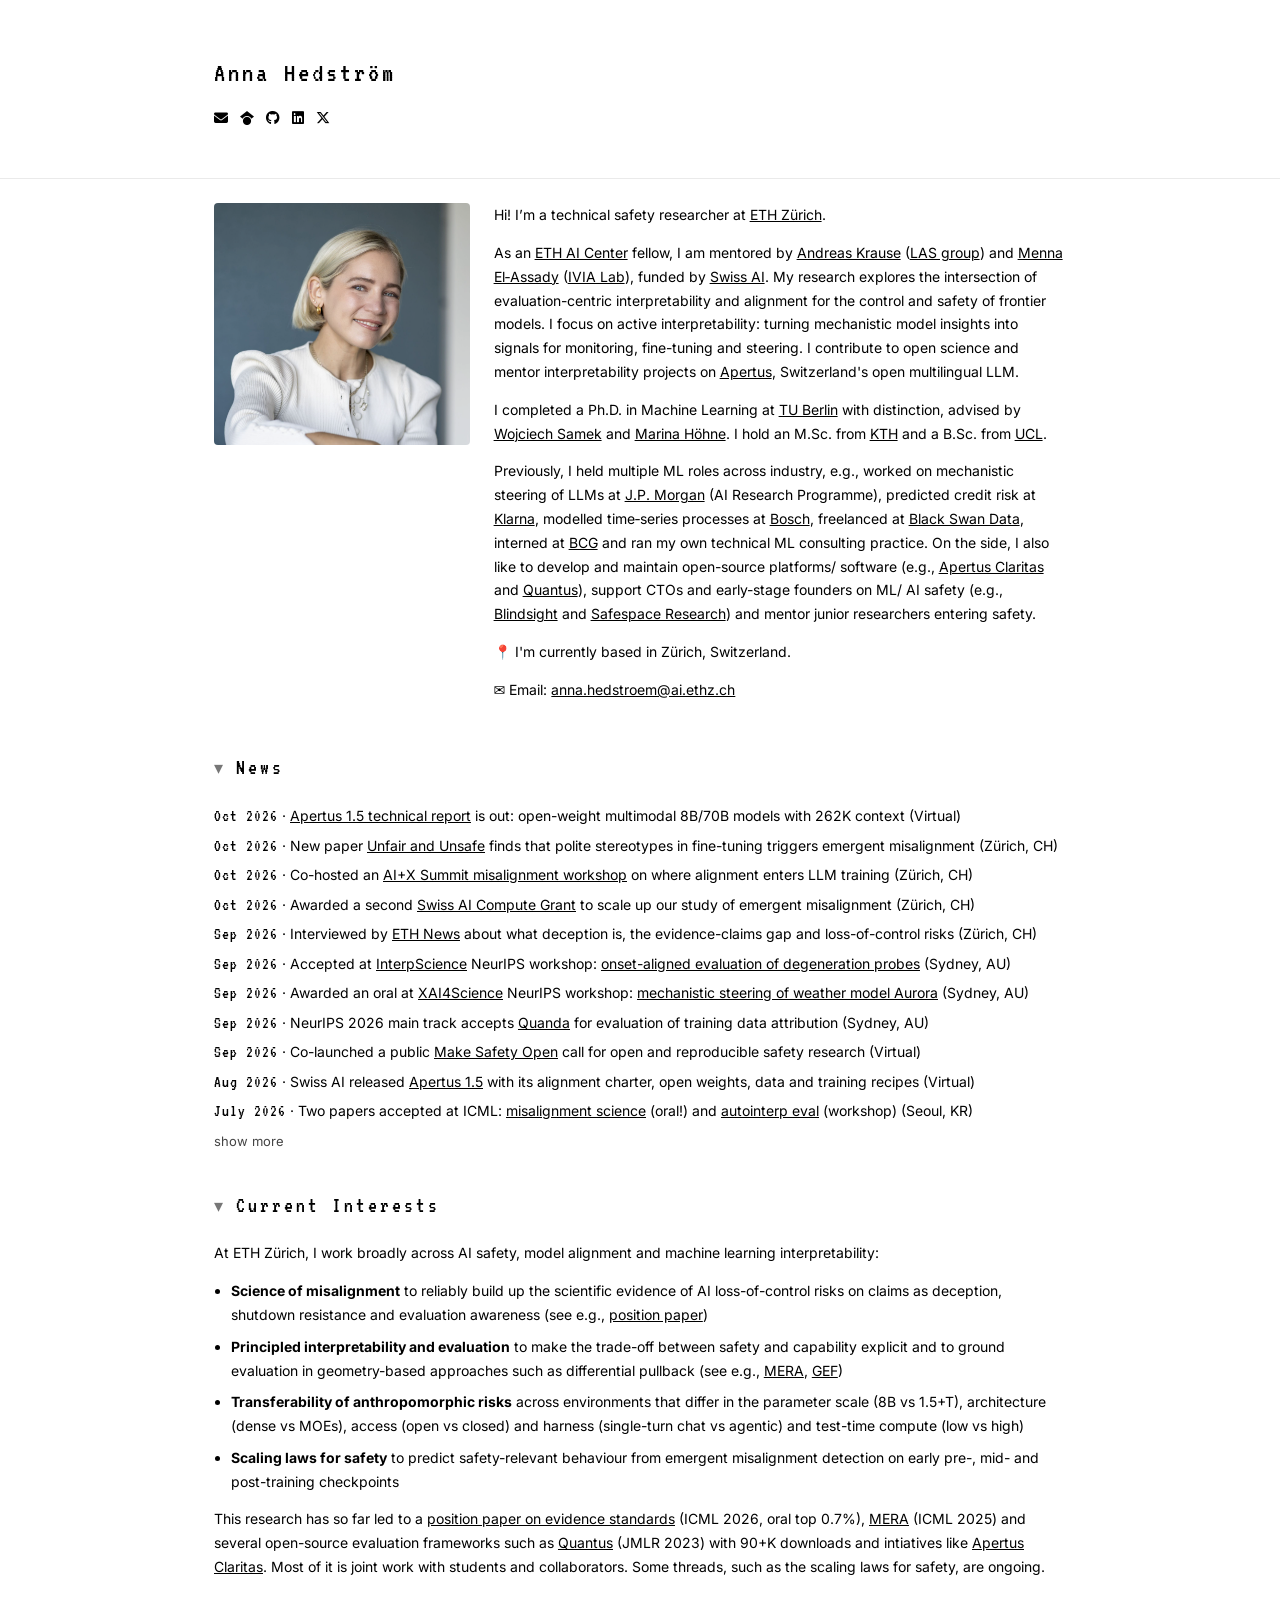
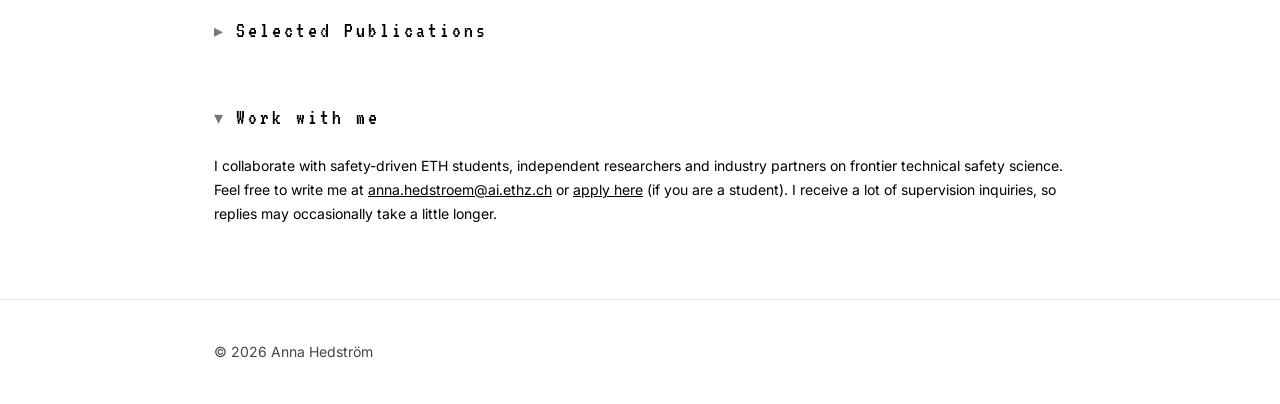
<file: index.html>
<!doctype html>
<html lang="en" class="no-js">
<head>
  <meta charset="utf-8" />
  <meta name="viewport" content="width=device-width, initial-scale=1" />
  <title>Anna Hedström</title>
  <meta name="description" content="Postdoctoral Fellow at the ETH AI Center. Research in interpretability, LLM alignment, and AI safety. Advising startups on applied AI." />
  <link rel="stylesheet" href="/assets/style.css?v=20260930-2" />
  <link rel="icon" href="/assets/favicon.png" />
  <link rel="stylesheet" href="https://cdnjs.cloudflare.com/ajax/libs/font-awesome/6.5.0/css/all.min.css">
  <link rel="preconnect" href="https://fonts.googleapis.com">
  <link rel="preconnect" href="https://fonts.gstatic.com" crossorigin>
  <link href="https://fonts.googleapis.com/css2?family=Caveat:wght@700&display=swap" rel="stylesheet">

</head>
<body class="custom-background">
<header class="site-header reveal">
    <div class="container">
      <h1 class="site-title"><a href="/">Anna Hedström</a></h1>
      <nav class="social" aria-label="Social links">
        <a href="mailto:anna.hedstroem@ai.ethz.ch" aria-label="Email"><i class="fa-solid fa-envelope"></i></a>
        <a href="https://scholar.google.com/citations?user=ldOYtBUAAAAJ&hl=en" aria-label="Google Scholar"><i class="fa-brands fa-google-scholar"></i></a>
        <a href="https://github.com/annahedstroem/" aria-label="GitHub"><i class="fa-brands fa-github"></i></a>
        <a href="https://de.linkedin.com/in/annahedstrom1" aria-label="LinkedIn"><i class="fa-brands fa-linkedin"></i></a>
        <a href="https://x.com/anna_hedstroem" aria-label="Twitter / X"><i class="fa-brands fa-x-twitter"></i></a>
      </nav>
    </div>
  </header>

  <!-- Solaris Research banner temporarily hidden.
  <div class="banner">
    <div class="banner-content">
      <div class="banner-text">
        <span><strong>Currently:</strong> Founding <a href="https://solaris-research.org/" target="_blank" rel="noopener">Solaris Research</a> on frontier AI safety · Interested in collaborating, funding, or joining? <a href="mailto:anna.hedstroem@ai.ethz.ch">Get in touch</a></span>
      </div>
    </div>
  </div>
  -->

  <main>
    <div class="container">
      <div class="columns reveal"   style="--d:100ms">
        <div class="column-left">
          <img class="profile" src="/assets/eth-news.png" alt="Portrait of Anna Hedström" />
        </div>
        <div class="column-right">
          <p>Hi! I’m a technical safety researcher at <a href="https://ethz.ch/de.html" target="_blank" rel="noopener">ETH Zürich</a>. </p>
           <p>As an <a href="https://ai.ethz.ch/" target="_blank" rel="noopener">ETH AI Center</a> fellow, I am mentored by <a href="https://las.inf.ethz.ch/krausea" target="_blank" rel="noopener">Andreas Krause</a> (<a href="https://las.inf.ethz.ch/" target="_blank" rel="noopener">LAS group</a>) and <a href="https://el-assady.com/" target="_blank" rel="noopener">Menna El‑Assady</a> (<a href="https://ivia.ch/" target="_blank" rel="noopener">IVIA Lab</a>), funded by <a href="https://www.swiss-ai.org/" target="_blank" rel="noopener">Swiss AI</a>. My research explores the intersection of evaluation-centric interpretability and alignment for the control and safety of frontier models. I focus on active interpretability: turning mechanistic model insights into signals for monitoring, fine-tuning and steering. I contribute to open science and mentor interpretability projects on <a href="https://apertvs.ai/" target="_blank" rel="noopener">Apertus</a>, Switzerland's open multilingual LLM.</p>
          <p>I completed a Ph.D. in Machine Learning at <a href="https://www.tu.berlin/en/" target="_blank" rel="noopener">TU Berlin</a> with distinction, advised by <a href="https://iphome.hhi.de/samek/" target="_blank" rel="noopener">Wojciech Samek</a> and <a href="https://www.atb-potsdam.de/de/ueber-uns/team/mitarbeiter/person/marina-hohne" target="_blank" rel="noopener">Marina Höhne</a>. I hold an M.Sc. from <a href="https://www.kth.se/en" target="_blank" rel="noopener">KTH</a> and a B.Sc. from <a href="https://www.ucl.ac.uk/" target="_blank" rel="noopener">UCL</a>.</p>
          <p>Previously, I held multiple ML roles across industry, e.g., worked on mechanistic steering of LLMs at <a href="https://www.jpmorgan.com/CH/en/about-us" target="_blank" rel="noopener">J.P. Morgan</a> (AI Research Programme), predicted credit risk at <a href="https://www.klarna.com/" target="_blank" rel="noopener">Klarna</a>, modelled time‑series processes at <a href="https://www.bosch.com/" target="_blank" rel="noopener">Bosch</a>, freelanced at <a href="https://blackswan.com/" target="_blank" rel="noopener">Black Swan Data</a>, interned at <a href="https://www.bcg.com/" target="_blank" rel="noopener">BCG</a> and ran my own technical ML consulting practice. On the side, I also like to develop and maintain open-source platforms/ software (e.g., <a href="https://apertus-claritas.org/" target="_blank" rel="noopener">Apertus Claritas</a> and <a href="https://github.com/understandable-machine-intelligence-lab/Quantus" target="_blank" rel="noopener">Quantus</a>), support CTOs and early-stage founders on ML/ AI safety (e.g.,  <a href="https://blindsight.io/" target="_blank" rel="noopener">Blindsight</a> and <a href="https://safespaceresearch.com/" target="_blank" rel="noopener">Safespace Research</a>) and mentor junior researchers entering safety.</p>

          
          <p>📍 I'm currently based in Zürich, Switzerland.</p>
          <p>✉️ Email: <a href="mailto:anna.hedstroem@ai.ethz.ch">anna.hedstroem@ai.ethz.ch</a></p>

        </div>
      </div>

      <details class="section-toggle reveal" open>
      <summary><h2>News</h2></summary>
      <div style="--d:150ms">
      <p class="news-entry"><strong>Oct 2026</strong> · <a href="https://arxiv.org/abs/2610.15542" target="_blank" rel="noopener"><u>Apertus 1.5 technical report</u></a> is out: open-weight multimodal 8B/70B models with 262K context (Virtual)</p>
      <p class="news-entry"><strong>Oct 2026</strong> · New paper <a href="https://arxiv.org/abs/2610.15961" target="_blank" rel="noopener"><u>Unfair and Unsafe</u></a> finds that polite stereotypes in fine-tuning triggers emergent misalignment (Zürich, CH)</p>
      <p class="news-entry"><strong>Oct 2026</strong> · Co-hosted an <a href="https://www.plusx.ai/2026-sessions-list/staging-%C3%97-misalignment-science%3A-when%2C-where-and-how-safety-enters-llm-training" target="_blank" rel="noopener"><u>AI+X Summit misalignment workshop</u></a> on where alignment enters LLM training (Zürich, CH)</p>
      <p class="news-entry"><strong>Oct 2026</strong> · Awarded a second <a href="https://www.swiss-ai.org/" target="_blank" rel="noopener"><u>Swiss AI Compute Grant</u></a> to scale up our study of emergent misalignment (Zürich, CH)</p>
      <p class="news-entry"><strong>Sep 2026</strong> · Interviewed by <a href="[ETH News URL]" target="_blank" rel="noopener"><u>ETH News</u></a> about what deception is, the evidence-claims gap and loss-of-control risks (Zürich, CH)</p>
      <p class="news-entry"><strong>Sep 2026</strong> · Accepted at <a href="https://interpscience.github.io/" target="_blank" rel="noopener"><u>InterpScience</u></a> NeurIPS workshop: <a href="https://openreview.net/forum?id=D9PCb9C2nJ" target="_blank" rel="noopener"><u></u>onset-aligned evaluation of degeneration probes</u></a> (Sydney, AU)</p>
      <p class="news-entry"><strong>Sep 2026</strong> · Awarded an oral at <a href="https://xai4science.github.io/" target="_blank" rel="noopener"><u>XAI4Science</u></a> NeurIPS workshop: <a href="https://openreview.net/forum?id=uae6iYb1hw" target="_blank" rel="noopener"><u>mechanistic steering of weather model Aurora</u></a> (Sydney, AU)</p>
      <p class="news-entry"><strong>Sep 2026</strong> · NeurIPS 2026 main track accepts <a href="https://github.com/dilyabareeva/quanda" target="_blank" rel="noopener"><u>Quanda</u></a> for evaluation of training data attribution (Sydney, AU)</p>
      <p class="news-entry"><strong>Sep 2026</strong> · Co-launched a public <a href="https://make-safety-open.github.io/" target="_blank" rel="noopener"><u>Make Safety Open</u></a> call for open and reproducible safety research (Virtual)</p>
      <p class="news-entry"><strong>Aug 2026</strong> · Swiss AI released <a href="https://huggingface.co/swiss-ai" target="_blank" rel="noopener"><u>Apertus 1.5</u></a> with its alignment charter, open weights, data and training recipes (Virtual)</p>
      <p class="news-entry"><strong>July 2026</strong> · Two papers accepted at ICML: <a href="https://icml.cc/virtual/2026/oral/71063" target="_blank" rel="noopener"><u>misalignment science</u></a> (oral!) and <a href="https://openreview.net/pdf?id=HMUSKNJO6R" target="_blank" rel="noopener"><u>autointerp eval</u></a> (workshop) (Seoul, KR)</p>
      <details class="news-more"><summary>show more</summary>
      <p class="news-entry"><strong>July 2026</strong> · Moderated a lightning talk session at <a href="https://www.far.ai/events/event-list/seoul-alignment-workshop-2026" target="_blank" rel="noopener"><u>FAR.AI Alignment Seoul Workshop</u></a> (Seoul, KR)</p>
      <p class="news-entry"><strong>July 2026</strong> · Demo'd a safety detection and mitigation tool (CLI + webapp) at <a href="https://zurich.aitinkerers.org/talks/rsvp_Vnt244xXFE0" target="_blank" rel="noopener"><u>AI Tinkerers Zürich Night</u></a> (Zürich, CH)</p>
      <p class="news-entry"><strong>June 2026</strong> · Gave a talk on <i>open frontier safety</i> with <a href="https://apertus-claritas.org/" target="_blank" rel="noopener"><u>Apertus Claritas</u></a> at the EPFL Apertus Brownbag session (Virtual)</p>
      <p class="news-entry"><strong>June 2026</strong> · Gave a talk on <a href="https://ai.ethz.ch/" target="_blank" rel="noopener"><u> mech interp for safety</u></a> at the ETH AI Center (Zürich, CH)</p>
      <p class="news-entry"><strong>June 2026</strong> · Launched <a href="https://apertus-claritas.org/" target="_blank" rel="noopener"><u>Apertus Claritas</u></a>, a public interpretability hub for <a href="https://apertvs.ai/" target="_blank" rel="noopener"><u>Apertus</u></a>, Switzerland's open LLM (Zürich, CH)</p>
      <p class="news-entry"><strong>May 2026</strong> · Gave a tutorial on <a href="https://www.bifold.berlin/news-events/events/ai-to-accelerate-scientific-discovery" target="_blank" rel="noopener"><u>active interpretability</u></a> at the Joint Scientific Workshop (ELLIS & BIFOLD) (Berlin, DE)</p>
      <p class="news-entry"><strong>Apr 2026</strong> · Position paper on <a href="https://openreview.net/pdf?id=2XifsoNIrs" target="_blank" rel="noopener"><u>anthropomorphic misalignment</u></a> accepted as an oral (top 0.7%) at ICML 2026 (Seoul, KR)</p>
      <p class="news-entry"><strong>Apr 2026</strong> · Accepted for a <a href="https://www.swiss-ai.org/" target="_blank" rel="noopener"><u>Swiss AI Compute Grant</u></a> on studying emergent misalignment under model adaption (Zürich, CH)</p>
      <p class="news-entry"><strong>Apr 2026</strong> · Started open biweekly Apertus interpretability calls for collaborators under Swiss AI project (Virtual)</p>
      <p class="news-entry"><strong>Oct 2025</strong> · Gave a talk at <a href="https://www.enigmaproject.ai/" target="_blank" rel="noopener"><u>Stanford Engima Project</u></a> about ICML 2025 paper (Virtual)</p>
      <p class="news-entry"><strong>Oct 2025</strong> · Pitched to Daniel Ek (<a href="https://www.linkedin.com/in/daniel-ek-1b52093a" target="_blank" rel="noopener"><u>Spotify founder</u></a>) about my research! (Zürich, CH)</p>
      <p class="news-entry"><strong>Sep 2025</strong> · Started Postdoctoral Fellow at <a href="https://ai.ethz.ch/" target="_blank" rel="noopener"><u>ETH AI Center</u></a> on technical AI safety (Zürich, CH)</p>
      <p class="news-entry"><strong>Aug 2025</strong> · Defended Ph.D. thesis in Machine Learning Interpretability at TU Berlin, with distinction!</p>
      <p class="news-entry"><strong>July 2025</strong> · <a href="https://github.com/understandable-machine-intelligence-lab/Quantus" target="_blank" rel="noopener"><u>Quantus</u></a> community reached 60,000 downloads and 600+ stars on GitHub!</p>
      <p class="news-entry"><strong>May 2025</strong> · <a href="https://openreview.net/pdf?id=fUCPq5RvmH" target="_blank" rel="noopener"><u>Paper</u></a> on LLM steering accepted at ICML 2025 (Vancouver, CA)</p>
      <p class="news-entry"><strong>Jan 2025</strong> · <a href="https://openreview.net/pdf?id=ukLxqA8zXj&noteId=5ceyt8qT4e" target="_blank" rel="noopener"><u>Paper</u></a> on geometric and unified evaluation awarded a <a href="https://openreview.net/pdf?id=ukLxqA8zXj&noteId=5ceyt8qT4e" target="_blank" rel="noopener"><u>survey certification</u></a> by TMLR!</p>
      <p class="news-entry"><strong>Dec 2024</strong> · Paper on adversarial attacks accepted at <a href="https://openreview.net/pdf?id=BpJK5lFzfM" target="_blank" rel="noopener"><u>NeurIPS Workshop Interpretable AI</u></a> (New Orleans, US)</p>
      <p class="news-entry"><strong>Sep 2024</strong> · Started AI Research Programme at <a href="https://www.jpmorgan.com/CH/en/about-us" target="_blank" rel="noopener"><u>J.P. Morgan</u></a> (London, UK)</p>
      <p class="news-entry"><strong>May 2024</strong> · Gave a talk on <a href="https://aiforgood.itu.int/event/explainable-ai-in-the-era-of-large-language-models/" target="_blank" rel="noopener"><u>LLM x interpretability</u></a> at United Nations' <a href="https://aiforgood.itu.int/event/explainable-ai-in-the-era-of-large-language-models/" target="_blank" rel="noopener"><u>AI for Good Global summit</u></a> (Geneva, CH)</p>
      <p class="news-entry"><strong>Feb 2024</strong> · Gave a keynote <a href="https://invicta.inesctec.pt/" target="_blank" rel="noopener"><u>lectures</u></a> series in XAI AI <a href="https://invicta.inesctec.pt/" target="_blank" rel="noopener"><u>Invicta School of Artificial Intelligence</u></a> (Porto, PT)</p>
      <p class="news-entry"><strong>Feb 2024</strong> · Gave a webinar in <a href="https://www.youtube.com/watch?v=cJVgxAOq-4M" target="_blank" rel="noopener"><u>applying XAI in climate science</u></a> at <a href="https://www.climatechange.ai/" target="_blank" rel="noopener"><u>Climate Change AI</u></a> (Virtual)</p>
      <p class="news-entry"><strong>Dec 2023</strong> · Presented <a href="https://www.jmlr.org/papers/v24/22-0142.html" target="_blank" rel="noopener"><u>Quantus</u></a> in NeurIPS poster sessions (New Orleans, US)</p>
      <p class="news-entry"><strong>Dec 2023</strong> · Presented <a href="https://github.com/annahedstroem/sanity-checks-revisited" target="_blank" rel="noopener"><u>eMPRT & sMPRT</u></a> at <a href="https://xai-in-action.github.io/" target="_blank" rel="noopener"><u>NeurIPS XAI workshop</u></a> (New Orleans, US)</p>
      <p class="news-entry"><strong>June 2023</strong> · Started as Visiting Scientist at <a href="https://www.hhi.fraunhofer.de/en/departments/ai.html" target="_blank" rel="noopener"><u>Fraunhofer AI Department</u></a> (Berlin, DE)</p>
      <p class="news-entry"><strong>Sep 2023</strong> · Gave another talk at <a href="https://www.visual-intelligence.no/" target="_blank" rel="noopener"><u>SFI Visual Intelligence</u></a> (Virtual)</p>
      <p class="news-entry"><strong>May 2023</strong> · Gave a spotlight tutorial at <a href="https://www.climatechange.ai/papers/iclr2023/1" target="_blank" rel="noopener"><u>ICLR Climate Change AI</u></a> (Kigali, RW)</p>
      <p class="news-entry"><strong>Apr 2023</strong> · Gave a talk at <a href="https://www.ptb.de/cms/en.html" target="_blank" rel="noopener"><u>Physikalisch-Technische Bundesanstalt (PTB)</u></a> (Berlin, DE)</p>
      <p class="news-entry"><strong>Mar 2023</strong> · Gave a lecture at <a href="https://www.sfb1294.de/events/event/spring-school-2023" target="_blank" rel="noopener"><u>SFB 1294 Spring School on Data Assimilation</u></a> (Virtual)</p>
      <p class="news-entry"><strong>Sep 2022</strong> · Led a hands-on evaluation XAI session at the 7th International Summer School on Data Science (Virtual)</p>
      <p class="news-entry"><strong>Sep 2022</strong> · Gave a talk on unverifiabiity in ML interpretability at <a href="https://engineering.nyu.edu/" target="_blank" rel="noopener"><u>NYU Tandon School of Engineering</u></a> (New York, US)</p>
      <p class="news-entry"><strong>Apr 2022</strong> · Presented Quantus on a workshop at <a href="https://www.birs.ca/events/2022/5-day-workshops/22w5055" target="_blank" rel="noopener"><u>Banff International Research Station</u></a> (Banff, CA)</p>
      <p class="news-entry"><strong>Mar 2022</strong> · Gave a talk on responsible evaluation of neural networks at <a href="https://www.visual-intelligence.no/" target="_blank" rel="noopener"><u>SFI Visual Intelligence</u></a> (Virtual)</p>
      <p class="news-entry"><strong>Dec 2021</strong> · Gave a talk to give a sneak peek into explainable AI at <a href="https://www.deloitte.com/" target="_blank" rel="noopener"><u>Deloitte AI Talks</u></a> (Berlin, DE)</p>
      <p class="news-entry"><strong>June 2021</strong> · Organised <a href="https://wimlds.org/" target="_blank" rel="noopener"><u>WiMLDS</u></a> events until 2022 (Berlin, DE)</p>
      </details>
      </div>
      </details>

            <details class="section-toggle reveal" open>
      <summary><h2>Current Interests</h2></summary>
      <div style="--d:150ms">
      <p>At ETH Zürich, I work broadly across AI safety, model alignment and machine learning interpretability:</p>
      <ul style="padding-left:1.2em;">
        <li style="margin-bottom:8px;"><strong>Science of misalignment</strong> to reliably build up the scientific evidence of AI loss-of-control risks on claims as deception, shutdown resistance and evaluation awareness (see e.g., <a href="https://openreview.net/pdf?id=2XifsoNIrs" target="_blank" rel="noopener">position paper</a>)</li>
        <li style="margin-bottom:8px;"><strong>Principled interpretability and evaluation</strong> to make the trade-off between safety and capability explicit and to ground evaluation in geometry-based approaches such as differential pullback (see e.g., <a href="https://openreview.net/pdf?id=fUCPq5RvmH" target="_blank" rel="noopener">MERA</a>, <a href="https://openreview.net/pdf?id=ukLxqA8zXj&amp;noteId=5ceyt8qT4e" target="_blank" rel="noopener">GEF</a>)</li>
        <li style="margin-bottom:8px;"><strong>Transferability of anthropomorphic risks</strong> across environments that differ in the parameter scale (8B vs 1.5+T), architecture (dense vs MOEs), access (open vs closed) and harness (single-turn chat vs agentic) and test-time compute (low vs high)</li>
        <li style="margin-bottom:8px;"><strong>Scaling laws for safety</strong> to predict safety-relevant behaviour from emergent misalignment detection on early pre-, mid- and post-training checkpoints</li>
      </ul>
      <p>This research has so far led to a <a href="https://openreview.net/pdf?id=2XifsoNIrs" target="_blank" rel="noopener">position paper on evidence standards</a> (ICML 2026, oral top 0.7%), <a href="https://openreview.net/pdf?id=fUCPq5RvmH" target="_blank" rel="noopener">MERA</a> (ICML 2025) and several open-source evaluation frameworks such as <a href="https://github.com/understandable-machine-intelligence-lab/Quantus" target="_blank" rel="noopener">Quantus</a> (JMLR 2023) with 90+K downloads and intiatives like <a href="https://apertus-claritas.org/" target="_blank" rel="noopener">Apertus Claritas</a>. Most of it is joint work with students and collaborators. Some threads, such as the scaling laws for safety, are ongoing.</p>
      </div>
      </details>

      <details class="section-toggle reveal">
      <summary><h2>Selected Publications</h2></summary>

      
      <p class="small">Full list: <a href="https://scholar.google.com/citations?user=ldOYtBUAAAAJ&hl=en" target="_blank" rel="noopener">Google Scholar</a></p>

      <div class="pub-year">2026</div>

      <div class="pub-item reveal">
        <div class="pub-title"><a href="https://arxiv.org/pdf/2610.15542" target="_blank" rel="noopener">Apertus 1.5: From Open Text Models to Open Multimodal Reasoners</a></div>
        <div class="pub-authors">Project Apertus</div>
        <div class="pub-meta"><em>Swiss AI Initiative Technical Report</em>, 2026.</div>
        <div class="btn-group">
          <a class="btn" href="https://arxiv.org/pdf/2610.15542" target="_blank" rel="noopener">Report</a>
          <details class="bibtex"><summary>BibTeX</summary><pre>@techreport{apertus2026,
  title={Apertus 1.5: From Open Text Models to Open Multimodal Reasoners},
  author={{Project Apertus}},
  institution={Swiss AI Initiative},
  type={Technical Report},
  year={2026}
}</pre></details>
        </div>
        <p style="text-align:center; margin-top:20px;">
          <img src="/assets/apertus_1.5.png" alt="Apertus v1.5 Technical Report cover: From Open Text Models to Open Multimodal Reasoners" style="max-width:75%">
        </p>
      </div>

      <div class="pub-item reveal">
        <div class="pub-title"><a href="https://openreview.net/pdf?id=2XifsoNIrs" target="_blank" rel="noopener"><span class="badge-teal">(Oral, top 0.7%!)</span> Position: Anthropomorphic Misalignment Research Needs Stronger Evidence</a></div>
        <div class="pub-authors">Gupta*, Nutter*, Stante*, Krause, Tramèr, Fluri<sup>&dagger;</sup>, Chen<sup>&dagger;</sup>, <b>Hedström</b><sup>&dagger;</sup></div>
        <div class="pub-meta"><em>International Conference on Machine Learning (ICML)</em>, 2026.</div>
        <div class="btn-group">
          <a class="btn" href="https://openreview.net/pdf?id=2XifsoNIrs" target="_blank" rel="noopener">Paper</a>
          <a class="btn" href="https://github.com/peternutter/amr-stronger-evidence-code" target="_blank" rel="noopener">Code</a>
          <details class="bibtex"><summary>BibTeX</summary><pre>@inproceedings{
                gupta2026position,
                title={Position: Anthropomorphic Misalignment Research Needs Stronger Evidence},
                author={Vansh Gupta and Peter Nutter and Samuel Stante and Andreas Krause and Florian Tram{\`e}r and Lukas Fluri and Xin Chen and Anna Hedstr{\"o}m},
                booktitle={Forty-third International Conference on Machine Learning},
                year={2026}
                }</pre></details>
        </div>
        <p style="text-align:center; margin-top:20px;">
          <img src="/assets/fig3_deception.png" alt="AMR" style="max-width:50%">
        </p>
      </div>

      <div class="pub-item reveal">
        <div class="pub-title"><a href="https://arxiv.org/abs/2610.15961" target="_blank" rel="noopener">Unfair and Unsafe: Everyday Bias Triggers Emergent Misalignment</a></div>
        <div class="pub-authors">Martí Guiu, Zumarraga, O’Sullivan, Jakob, <b>Hedström</b></div>
        <div class="pub-meta"><em>arXiv preprint</em>, 2026.</div>
        <div class="btn-group">
          <a class="btn" href="https://arxiv.org/pdf/2610.15961" target="_blank" rel="noopener">Paper</a>
          <a class="btn" href="https://arxiv.org/abs/2610.15961" target="_blank" rel="noopener">arXiv</a>
          <a class="btn" href="https://github.com/alexmartiguiu/polite-stereotypes-em" target="_blank" rel="noopener">Code</a>
          <details class="bibtex"><summary>BibTeX</summary><pre>@misc{martiguiu2026unfair,
  title={Unfair and Unsafe: Everyday Bias Triggers Emergent Misalignment},
  author={Alex Mart\'i Guiu and Nicolas Zumarraga and Kevin O'Sullivan and Robert Jakob and Anna Hedstr{\"o}m},
  year={2026},
  eprint={2610.15961},
  archivePrefix={arXiv},
  primaryClass={cs.CL},
  url={https://arxiv.org/abs/2610.15961}
}</pre></details>
        </div>
        <p style="text-align:center; margin-top:20px;">
          <img src="/assets/fig1_unfair_unsafe.png" alt="Overview of the paper's findings: polite stereotype fine-tuning induces emergent misalignment, a stereotype direction controls and monitors the behavior, and safety defenses can leave stereotypes intact; political news and agentic settings extend the results." style="max-width:67.5%">
        </p>
      </div>

      <div class="pub-item reveal">
        <div class="pub-title"><a href="https://arxiv.org/pdf/2603.17815" target="_blank" rel="noopener">RAWR: Reward Assignment Without Rollouts in Verifiable Domains</a></div>
        <div class="pub-authors">Royer, <b>Hedström</b>, Bhattacharjya, Rossiello, Giovannini, El-Assady</div>
        <div class="pub-meta"><em>arXiv preprint</em>, 2026.</div>
        <div class="btn-group">
          <a class="btn" href="https://arxiv.org/pdf/2603.17815" target="_blank" rel="noopener">Paper</a>
          <a class="btn" href="https://arxiv.org/abs/2603.17815" target="_blank" rel="noopener">arXiv</a>
          <details class="bibtex"><summary>BibTeX</summary><pre>@misc{royer2026rawrrewardassignmentrollouts,
  title={RAWR: Reward Assignment Without Rollouts in Verifiable Domains},
  author={Corentin Royer and Anna Hedström and Debarun Bhattacharjya and Gaetano Rossiello and Andrea Giovannini and Mennatallah El-Assady},
  year={2026},
  eprint={2603.17815},
  archivePrefix={arXiv},
  primaryClass={cs.CL},
  url={https://arxiv.org/abs/2603.17815}
}</pre></details>
        </div>
        <p style="text-align:center; margin-top:20px;">
          <img src="/assets/rawr_cost_comparison.png" alt="ProcessBench Step F1 versus relative labeling cost for RAWR, Granite PRM, MathShepherd, and QwenPRM" style="max-width:65%">
        </p>
      </div>
      
      <div class="pub-year">2025</div>

      <div class="pub-item reveal">
        <div class="pub-title"><a href="https://openreview.net/pdf?id=fUCPq5RvmH" target="_blank" rel="noopener">To Steer or Not to Steer? Mechanistic Error Reduction with Abstention for Language Models</a></div>
        <div class="pub-authors"><b>Hedström</b>, Amoukou, Bewley, Mishra, Veloso</div>
        <div class="pub-meta"><em>International Conference on Machine Learning (ICML)</em>, 2025.</div>
        <div class="btn-group">
          <a class="btn" href="https://openreview.net/pdf?id=fUCPq5RvmH" target="_blank" rel="noopener">Paper</a>
          <a class="btn" href="https://github.com/annahedstroem/MERA-steering" target="_blank" rel="noopener">Code</a>
          <details class="bibtex"><summary>BibTeX</summary><pre>@inproceedings{
hedstrom2025to,
title={To Steer or Not to Steer? Mechanistic Error Reduction with Abstention for Language Models},
author={Anna Hedstr{\"o}m and Salim I. Amoukou and Tom Bewley and Saumitra Mishra and Manuela Veloso},
booktitle={Forty-second International Conference on Machine Learning},
year={2025},
url={https://openreview.net/pdf?id=fUCPq5RvmH}
}</pre></details>
        </div>
        <p style="text-align:center; margin-top:20px;">
          <img src="/assets/mera.jpg" alt="MERA" style="max-width:90%">
        </p>
      </div>

      <div class="pub-item reveal">
        <div class="pub-title"><a href="https://openreview.net/pdf?id=ukLxqA8zXj&noteId=5ceyt8qT4e" target="_blank" rel="noopener"><span class="badge-teal">(Survey certification!)</span> Evaluating Interpretable Methods via Geometric Alignment of Functional Distortions</a></div>
        <div class="pub-authors"><b>Hedström</b>, Bommer, Burns, Lapuschkin, Samek, Höhne</div>
        <div class="pub-meta"><em>Transactions on Machine Learning Research (TMLR)</em>, 2025.</div>
        <div class="btn-group">
          <a class="btn" href="https://openreview.net/pdf?id=ukLxqA8zXj&noteId=5ceyt8qT4e" target="_blank" rel="noopener">Paper</a>
          <a class="btn" href="https://github.com/annahedstroem/GEF" target="_blank" rel="noopener">Code</a>
          <details class="bibtex"><summary>BibTeX</summary><pre>@article{
hedstroem2025evaluating,
title={Evaluating Interpretable Methods via Geometric Alignment of Functional Distortions},
author={Anna Hedstr{\"o}m and Philine Lou Bommer and Thomas F Burns and Sebastian Lapuschkin and Wojciech Samek and Marina MC H{\"o}hne},
journal={Transactions on Machine Learning Research},
issn={2835-8856},
year={2025},
url={https://openreview.net/pdf?id=ukLxqA8zXj},
note={Survey Certification}
}</pre></details>
        </div>
        <p style="text-align:center;margin-top:20px;">
          <img src="/assets/gef.png" alt="GEF">
        </p>
      </div>
      <div class="pub-item reveal">
        <div class="pub-title"><a href="https://openreview.net/pdf?id=IFk4bOA11Z" target="_blank" rel="noopener">Quanda: An Interpretability Toolkit for Training Data Attribution Evaluation and Beyond</a></div>
        <div class="pub-authors">Bareeva, Yolcu, <b>Hedström</b>, Schmolenski, Wiegand, Samek, Lapuschkin</div>
        <div class="pub-meta"><em>NeurIPS Workshop on Attributing Model Behavior at Scale</em>, 2025.</div>
        <div class="btn-group">
          <a class="btn" href="https://openreview.net/pdf?id=IFk4bOA11Z" target="_blank" rel="noopener">Paper</a>
          <a class="btn" href="https://github.com/dilyabareeva/quanda" target="_blank" rel="noopener">Code</a>
          <details class="bibtex"><summary>BibTeX</summary><pre>@inproceedings{
anonymous2025quanda,
title={Quanda: An Interpretability Toolkit for Training Data Attribution Evaluation and Beyond},
author={Dilyara Bareeva and Galip Ümit Yolcu and Anna Hedstr{\"o}m and Niklas Schmolenski and Thomas Wiegand and Wojciech Samek and Sebastian Lapuschkin},
booktitle={Second NeurIPS Workshop on Attributing Model Behavior at Scale},
year={2025},
url={https://openreview.net/pdf?id=IFk4bOA11Z}
}</pre></details>
        </div>
        <p style="text-align:center; margin-top:20px;">
          <img src="/assets/quanda.png" alt="Quanda">
        </p>
      </div>

      <div class="pub-item reveal">
        <div class="pub-title"><a href="https://proceedings.neurips.cc/paper_files/paper/2025/file/77a404d99d58544293763afb769a16e4-Paper-Conference.pdf" target="_blank" rel="noopener">Capturing Polysemanticity with PRISM: A Multi-Concept Feature Description Framework</a></div>
        <div class="pub-authors">Kopf, Feldhus, Bykov, Bommer, <b>Hedström</b>, Höhne, Eberle</div>
        <div class="pub-meta"><em>Advances in Neural Information Processing Systems (NeurIPS)</em>, 2025.</div>
        <div class="btn-group">
          <a class="btn" href="https://proceedings.neurips.cc/paper_files/paper/2025/file/77a404d99d58544293763afb769a16e4-Paper-Conference.pdf" target="_blank" rel="noopener">Paper</a>
          <a class="btn" href="https://github.com/lkopf/prism" target="_blank" rel="noopener">Code</a>
          <details class="bibtex"><summary>BibTeX</summary><pre>@inproceedings{
kopf2025capturing,
title={Capturing Polysemanticity with PRISM: A Multi-Concept Feature Description Framework},
author={Laura Kopf and Nils Feldhus and Kirill Bykov and Philine Lou Bommer and Anna Hedstr{\"o}m and Marina M. C. H{\"o}hne and Oliver Eberle},
booktitle={Advances in Neural Information Processing Systems 38},
year={2025}
}</pre></details>
        </div>
        <p style="text-align:center; margin-top:20px;">
          <img src="/assets/prism_feature_descriptions.png" alt="PRISM extracts multi-concept feature descriptions and evaluates polysemanticity and description quality" style="max-width:70%">
        </p>
      </div>

      <div class="pub-year">2024</div>

      <div class="pub-item reveal">
        <div class="pub-title"><a href="https://openreview.net/pdf?id=R0bnWrpIeN" target="_blank" rel="noopener">CoSy: Evaluating Textual Explanations of Neurons</a></div>
        <div class="pub-authors">Kopf, Bommer, <b>Hedström</b>, Lapuschkin, Höhne, Bykov</div>
        <div class="pub-meta"><em>Conference on Neural Information Processing Systems (NeurIPS)</em>, 2024.</div>
        <div class="btn-group">
          <a class="btn" href="https://openreview.net/pdf?id=R0bnWrpIeN" target="_blank" rel="noopener">Paper</a>
          <a class="btn" href="https://github.com/lkopf/cosy" target="_blank" rel="noopener">Code</a>
          <details class="bibtex"><summary>BibTeX</summary><pre>@inproceedings{
kopf2024cosy,
title={CoSy: Evaluating Textual Explanations of Neurons},
author={Laura Kopf and Philine Lou Bommer and Anna Hedstr{\"o}m and Sebastian Lapuschkin and Marina MC H{\"o}hne and Kirill Bykov},
booktitle={The Thirty-eighth Annual Conference on Neural Information Processing Systems},
year={2024},
url={https://openreview.net/pdf?id=R0bnWrpIeN}
}</pre></details>
        </div>
        <p style="text-align:center; margin-top:20px;">
          <img src="/assets/cosy_2.png" alt="Cosy">
        </p>
      </div>

      <div class="pub-year">2023</div>

      <div class="pub-item reveal">
        <div class="pub-title"><a href="https://www.jmlr.org/papers/v24/22-0142.html" target="_blank" rel="noopener">Quantus: An Explainable AI Toolkit for Responsible Evaluation of Neural Network Explanations and Beyond</a></div>
        <div class="pub-authors"><b>Hedström</b>, Weber, Krakowczyk, Bareeva, Motzkus, Samek, Lapuschkin, Höhne</div>
        <div class="pub-meta"><em>Journal of Machine Learning Research (JMLR)</em>, 2023.</div>
        <div class="btn-group">
          <a class="btn" href="https://www.jmlr.org/papers/v24/22-0142.html" target="_blank" rel="noopener">Paper</a>
          <a class="btn" href="https://github.com/understandable-machine-intelligence-lab/Quantus" target="_blank" rel="noopener">Code</a>
          <details class="bibtex"><summary>BibTeX</summary><pre>@article{JMLR:v24:22-0142,
  author  = {Anna Hedstr{\"o}m and Leander Weber and Daniel Krakowczyk and Dilyara Bareeva and Franz Motzkus and Wojciech Samek and Sebastian Lapuschkin and Marina M.-C. Höhne},
  title   = {Quantus: An Explainable AI Toolkit for Responsible Evaluation of Neural Network Explanations and Beyond},
  journal = {Journal of Machine Learning Research},
  year    = {2023},
  volume  = {24},
  number  = {34},
  pages   = {1--11},
  url     = {http://jmlr.org/papers/v24/22-0142.html}
}}</pre></details>
        </div>
      </div>

      <div class="pub-item reveal">
        <div class="pub-title"><a href="https://openreview.net/pdf?id=j3FK00HyfU" target="_blank" rel="noopener">The Meta-Evaluation Problem in Explainable AI: Identifying Reliable Estimators with MetaQuantus</a></div>
        <div class="pub-authors"><b>Hedström</b>, Bommer, Wickström, Samek, Lapuschkin, Höhne</div>
        <div class="pub-meta"><em>Transactions on Machine Learning Research (TMLR)</em>, 2023.</div>
        <div class="btn-group">
          <a class="btn" href="https://openreview.net/pdf?id=j3FK00HyfU" target="_blank" rel="noopener">Paper</a>
          <a class="btn" href="https://github.com/annahedstroem/MetaQuantus" target="_blank" rel="noopener">Code</a>
          <details class="bibtex"><summary>BibTeX</summary><pre>@article{
hedstroem2023the,
title={The Meta-Evaluation Problem in Explainable {AI}: Identifying Reliable Estimators with MetaQuantus},
author={Anna Hedstr{\"o}m and Philine Lou Bommer and Kristoffer Knutsen Wickstr{\o}m and Wojciech Samek and Sebastian Lapuschkin and Marina MC H{\"o}hne},
journal={Transactions on Machine Learning Research},
issn={2835-8856},
year={2023},
url={https://openreview.net/pdf?id=j3FK00HyfU},
note={}
}</pre></details>
        </div>
      </div>

      <div class="pub-item reveal">
        <div class="pub-title"><a href="https://www.climatechange.ai/papers/iclr2023/1" target="_blank" rel="noopener"><span class="badge-teal">(Spotlight!)</span> Tutorial: Quantus x Climate — Applying Explainable AI Evaluation in Climate Science</a></div>
        <div class="pub-authors">Bommer*, <b>Hedström</b>*, Kretschmer, Höhne</div>
        <div class="pub-meta"><em>ICLR Workshop on Climate Change AI</em>, 2023.</div>
        <div class="btn-group">
          <a class="btn" href="https://www.climatechange.ai/papers/iclr2023/1" target="_blank" rel="noopener">Paper</a>
          <a class="btn" href="https://github.com/understandable-machine-intelligence-lab/Quantus" target="_blank" rel="noopener">Code</a>
          <details class="bibtex"><summary>BibTeX</summary><pre>@inproceedings{bommer2023tutorial,
  title={Tutorial: Quantus x Climate - Applying explainable AI evaluation in climate science},
  author={Bommer, Philine L and Hedström, Anna and Kretschmer, Marlene and Höhne, Marina M.-C.},
  booktitle={ICLR 2023 Workshop on Tackling Climate Change with Machine Learning},
  url={https://www.climatechange.ai/papers/iclr2023/1},
  year={2023}
}</pre></details>
        </div>
      </div>


      <!-- <div class="pub-item reveal">
        <div class="pub-title">Trustworthy AI in Medical Imaging: Methods, Evaluation and Clinical Considerations</div>
        <div class="pub-authors">T. Gonçalvesc, A. Hedström, A. de Mortanges, X. Li, H. Müller, J. Cardoso, M. Reyes</div>
        <div class="pub-meta"><em>Book chapter, Springer</em>, 2025.</div>
        <div class="btn-group">
          <a class="btn" href="#" aria-disabled="true">Paper</a>
          <a class="btn" href="#" aria-disabled="true">Code</a>
          <details class="bibtex"><summary>BibTeX</summary><pre>@inproceedings{bookspringer2025evaluate,
  title = {Trustworthy AI in Medical Imaging: Methods, Evaluation and Clinical Considerations},
  author = {Gonçalvesc, Tiago and Hedstr{\"o}m, Anna and de Mortanges, Aurélie and Li, Xiaoxiao and Müller, Henning and Cardoso, Jaime and Reyes, Mauricio},
  journal = {Book chapter, Springer, (978-0-443-23761-4)},
  year = {2025}
}</pre></details>
        </div>
      </div> -->

      <!-- <div class="pub-item reveal">
        <div class="pub-title">Evaluate with the Inverse: Efficient Approximation of Latent Explanation Quality Distribution</div>
        <div class="pub-authors">C. Eiras-Franco, A. Hedström, M. Höhne</div>
        <div class="pub-meta"><em>AAAI</em>, 2025.</div>
        <div class="btn-group">
          <a class="btn" href="https://ojs.aaai.org/index.php/AAAI/article/view/34935" target="_blank" rel="noopener">Paper</a>
          <a class="btn" href="https://github.com/annahedstroem/eval-project" target="_blank" rel="noopener">Code</a>
          <details class="bibtex"><summary>BibTeX</summary><pre>@inproceedings{eiras2025evaluate,
  title = {Evaluate with the Inverse: Efficient Approximation of Latent Explanation Quality Distribution},
  author = {Eiras-Franco, Carlos and Hedstr{\"o}m, Anna and H{\"o}hne, Marina MC},
  booktitle={Proceedings of the AAAI Conference on Artificial Intelligence},
  volume={39},
  year={2025}
}</pre></details>
        </div>
      </div> -->

      <!-- <div class="pub-item reveal">
        <div class="pub-title">Benchmarking XAI Explanations with Human-Aligned Evaluations</div>
        <div class="pub-authors">R. Kazmierczak, S. Azzolin, E. Berthier, A. Hedström, Delhomme, N. Bousquet, G. Frehse, M. Mancini, B. Caramiaux, A. Passerini, G. Franchi</div>
        <div class="pub-meta"><em>Under Review</em>, 2025.</div>
        <div class="btn-group">
          <a class="btn" href="#" aria-disabled="true">Paper</a>
          <a class="btn" href="#" aria-disabled="true">Code</a>
          <details class="bibtex"><summary>BibTeX</summary><pre>@inproceedings{ pasta2024benchmarking,
  title={Benchmarking XAI Explanations with Human-Aligned Evaluations},
  author={Kazmierczak, R{\'e}mi and Azzolin, Steve and Berthier, Elo{\'i}se and Hedstr{\"o}m, Anna and Delhomme and Bousquet, Nicolas and Frehse, Goran and Mancini, Massimiliano and Caramiaux, Baptiste and Passerini, Andrea and Franchi, Gianni},
  booktitle={Under Review},
  year={2025}
}</pre></details>
        </div>
      </div> -->

      </details>

      <!--<details class="section-toggle reveal" open>
      <summary><h2>Open-source tools</h2></summary>
      <p>I love open-source, so I contribute and maintain software such as <strong><a href="https://apertus-claritas.org/" target="_blank" rel="noopener">Apertus Claritas</a></strong>, <a href="https://github.com/understandable-machine-intelligence-lab/Quantus" target="_blank" rel="noopener">evals</a> (<strong><span class="badge-teal">88k+ PyPI installs!</span></strong>), <a href="https://github.com/annahedstroem/MERA-steering" target="_blank" rel="noopener">steering libraries</a> and <a href="https://github.com/alexmartiguiu/hedda/" target="_blank" rel="noopener">agentic CLI+web apps on detecting and mitigating LLM safety drift</a>.</p>
      <div class="tools-row reveal">
        <a class="tool-mini" style="flex:1.5" href="https://apertus-claritas.org/" target="_blank" rel="noopener" title="Apertus Claritas · Open interpretability hub">
          <img src="/assets/claritas_logo.svg" alt="Apertus Claritas">
        </a>
        <a class="tool-mini" href="https://github.com/understandable-machine-intelligence-lab/Quantus" target="_blank" rel="noopener" title="Quantus · XAI evaluation toolkit">
          <img src="/assets/quantus_logo.png" alt="Quantus" style="max-width:75%">
        </a>
        <a class="tool-mini" href="https://github.com/annahedstroem/MERA-steering" target="_blank" rel="noopener" title="MERA · Steer-or-abstain for LLMs">
          <img src="/assets/mera_logo.png" alt="MERA" style="max-height:40px">
        </a>
        <a class="tool-mini" href="https://github.com/alexmartiguiu/hedda/" target="_blank" rel="noopener" title="Hedda · Safe fine-tuning with drift monitoring">
          <svg viewBox="0 0 200 72" xmlns="http://www.w3.org/2000/svg" role="img" aria-label="Hedda">
            <text x="100" y="47" text-anchor="middle" font-family="'Caveat', cursive" font-size="54" font-weight="700" fill="#1e3a5f">Hedda</text>
            <path d="M50,58 C85,52 120,52 150,56 C156,57 161,55 165,51" fill="none" stroke="#1e3a5f" stroke-width="3" stroke-linecap="round" stroke-linejoin="round"/>
          </svg>
        </a>
      </div>
      </details>
      -->
      

      <details class="section-toggle reveal" open>
      <summary><h2>Work with me</h2></summary>

      <p>I collaborate with safety-driven ETH students, independent researchers and industry partners on frontier technical safety science. Feel free to write me at <a href="mailto:anna.hedstroem@ai.ethz.ch">anna.hedstroem@ai.ethz.ch</a> or <a href="https://airtable.com/appDJ1cKS5kKF6WWz/pagTr12g1E0e5B6U1/form" target="_blank" rel="noopener">apply here</a> (if you are a student). I receive a lot of supervision inquiries, so replies may occasionally take a little longer.</p>

      </details>

    </div>
  </main>

  <footer class="site-footer">
    <div class="container">
      © <span id="year"></span> Anna Hedström
    </div>
  </footer>
  <script>document.getElementById('year').textContent=new Date().getFullYear()</script>
  <script>
  (function(){
    var els=document.querySelectorAll('.reveal');
    if(!els.length)return;
    if(typeof IntersectionObserver==='undefined'){els.forEach(function(e){e.classList.add('reveal--in')});return;}
    var io=new IntersectionObserver(function(entries){
      entries.forEach(function(e){if(e.isIntersecting){e.target.classList.add('reveal--in');io.unobserve(e.target);}});
    },{threshold:0.12,rootMargin:'0px 0px -40px 0px'});
    els.forEach(function(e){io.observe(e)});
  })();
  </script>
</body>
<script data-goatcounter="https://annahedstroem.goatcounter.com/count"
        async src="//gc.zgo.at/count.js"></script>
</html>
</file>
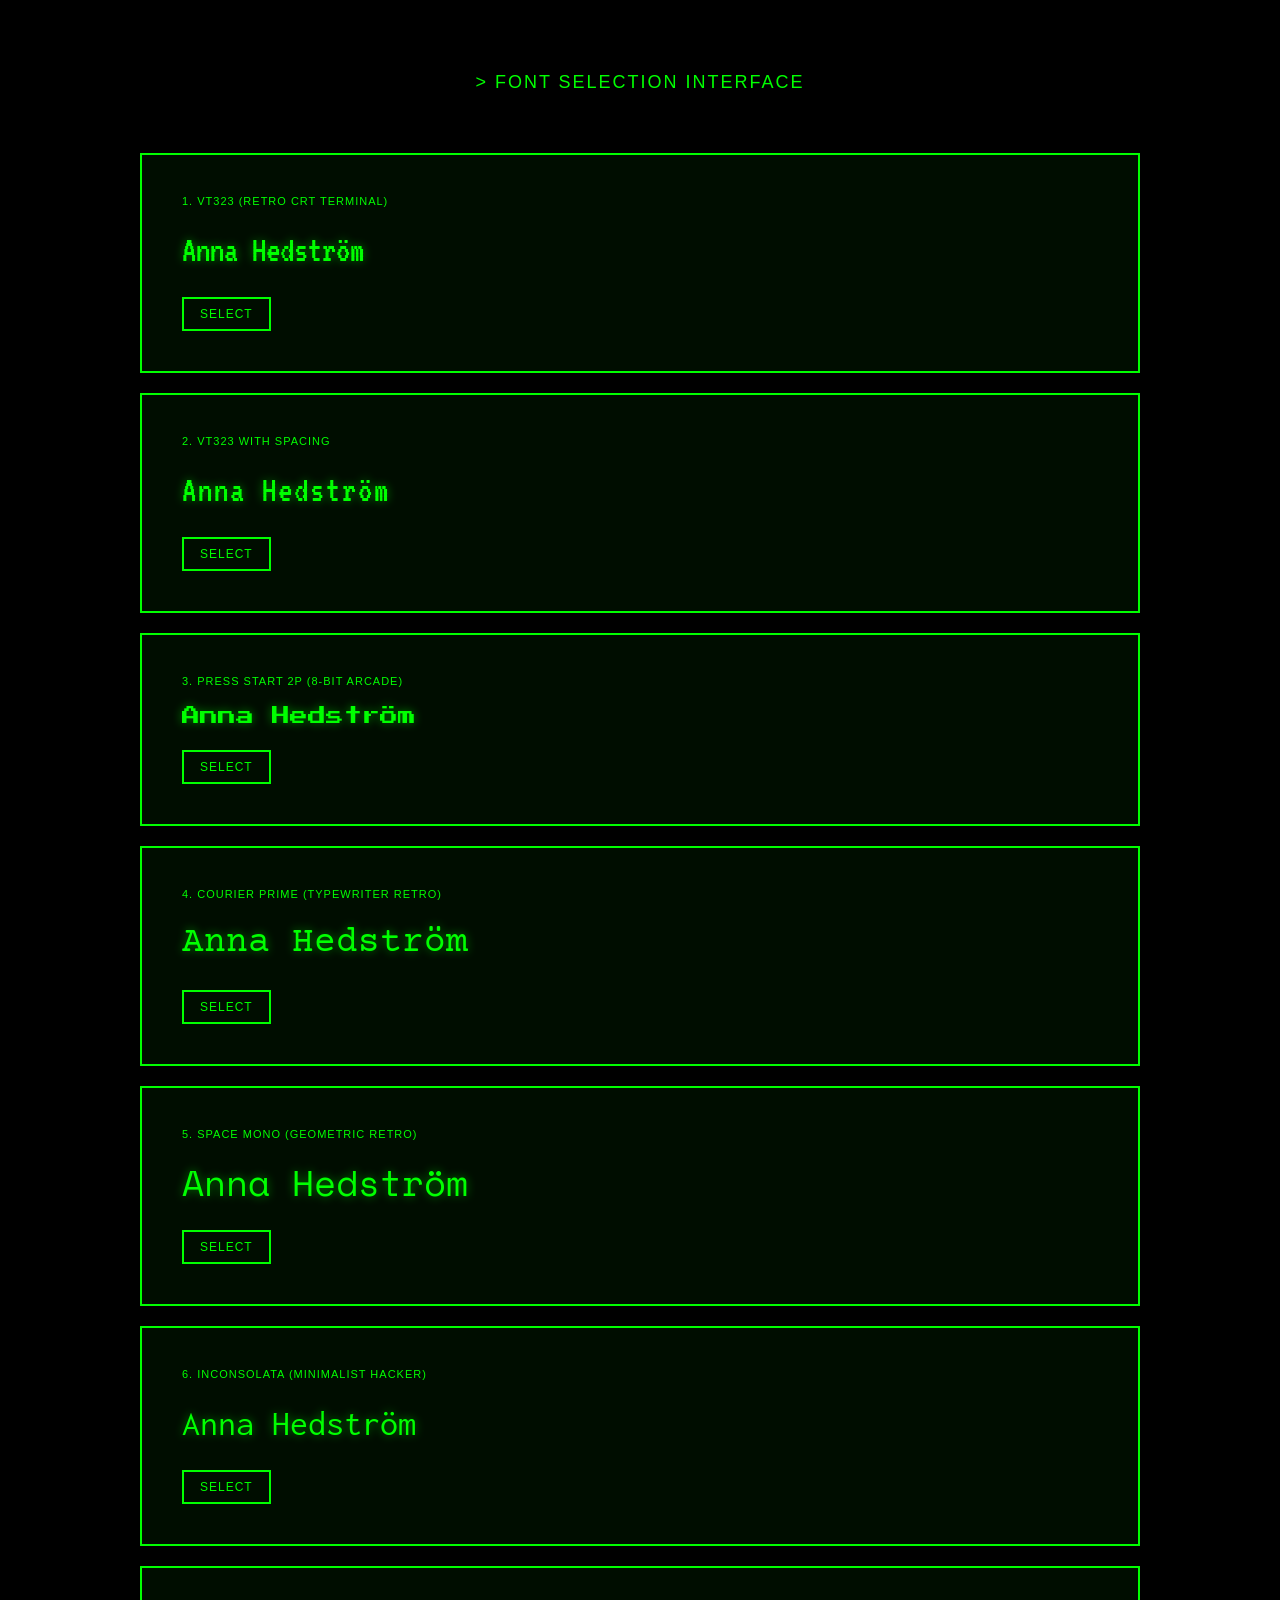
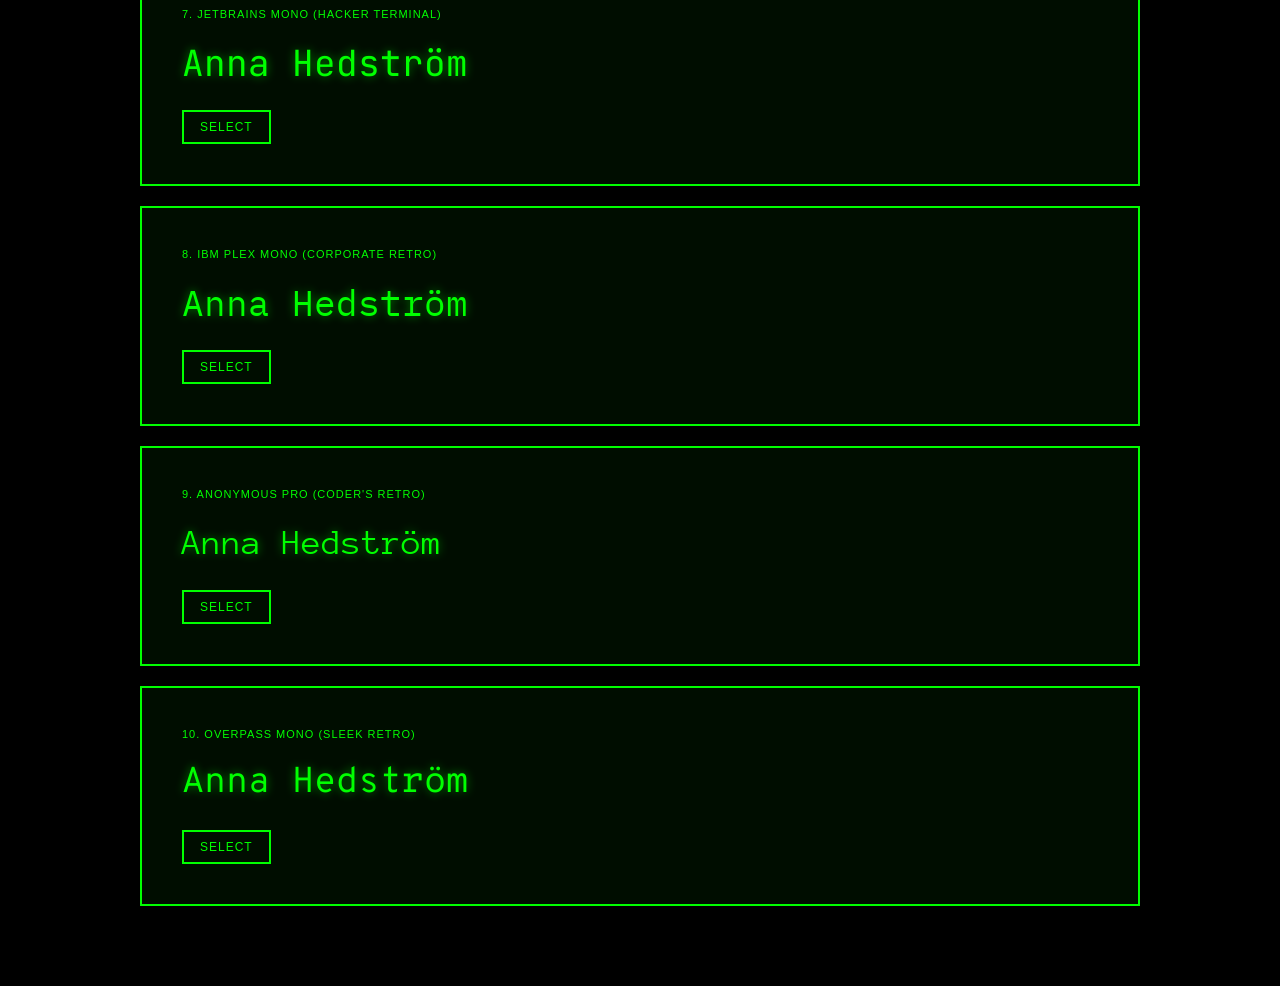
<file: font-options-retro.html>
<!DOCTYPE html>
<html lang="en">
<head>
    <meta charset="UTF-8">
    <meta name="viewport" content="width=device-width, initial-scale=1.0">
    <title>Retro Font Options</title>
    <link href="https://fonts.googleapis.com/css2?family=VT323&family=Press+Start+2P&family=Courier+Prime:wght@400;700&family=Space+Mono:wght@400;700&family=Inconsolata:wght@400;700&family=JetBrains+Mono:wght@400;700&family=IBM+Plex+Mono:wght@400;600;700&family=Anonymous+Pro:wght@400;700&family=Overpass+Mono&display=swap" rel="stylesheet">
    <style>
        body {
            font-family: -apple-system, BlinkMacSystemFont, 'Segoe UI', sans-serif;
            background: #000;
            color: #00ff00;
            padding: 60px 20px;
            max-width: 1000px;
            margin: 0 auto;
        }
        h1 {
            text-align: center;
            color: #00ff00;
            margin-bottom: 60px;
            font-size: 18px;
            font-weight: 400;
            letter-spacing: 2px;
            text-transform: uppercase;
        }
        .font-option {
            background: rgba(0, 255, 0, 0.05);
            padding: 40px;
            margin-bottom: 20px;
            border: 2px solid #00ff00;
            border-radius: 0;
            cursor: pointer;
            transition: all 0.2s;
        }
        .font-option:hover {
            background: rgba(0, 255, 0, 0.1);
            box-shadow: 0 0 20px rgba(0, 255, 0, 0.3);
        }
        .font-option.selected {
            background: rgba(0, 255, 0, 0.15);
            box-shadow: 0 0 30px rgba(0, 255, 0, 0.5);
        }
        .font-name {
            font-size: 11px;
            color: #00ff00;
            text-transform: uppercase;
            margin-bottom: 16px;
            font-weight: 500;
            letter-spacing: 1px;
        }
        .font-sample {
            font-size: 36px;
            line-height: 1.5;
            margin: 0 0 20px 0;
            color: #00ff00;
            text-shadow: 0 0 10px rgba(0, 255, 0, 0.5);
        }
        .button {
            display: inline-block;
            padding: 8px 16px;
            border: 2px solid #00ff00;
            background: transparent;
            color: #00ff00;
            cursor: pointer;
            border-radius: 0;
            font-size: 12px;
            transition: all 0.2s;
            text-transform: uppercase;
            letter-spacing: 1px;
        }
        .button:hover {
            background: #00ff00;
            color: #000;
        }
        .button-group {
            text-align: center;
            margin-top: 60px;
        }
        .success-message {
            display: none;
            text-align: center;
            color: #00ff00;
            font-size: 14px;
            font-weight: 500;
            margin-top: 20px;
            padding: 20px;
            background: rgba(0, 255, 0, 0.1);
            border: 2px solid #00ff00;
            border-radius: 0;
            text-transform: uppercase;
            letter-spacing: 1px;
        }
    </style>
</head>
<body>
    <h1>> Font Selection Interface</h1>
    
    <div class="font-option" onclick="selectFont('VT323')">
        <div class="font-name">1. VT323 (retro CRT terminal)</div>
        <p class="font-sample" style="font-family: 'VT323', monospace;">Anna Hedström</p>
        <button class="button">Select</button>
    </div>

    <div class="font-option" onclick="selectFont('VT323-spaced')">
        <div class="font-name">2. VT323 with spacing</div>
        <p class="font-sample" style="font-family: 'VT323', monospace; letter-spacing: 2px;">Anna Hedström</p>
        <button class="button">Select</button>
    </div>

    <div class="font-option" onclick="selectFont('Press Start 2P')">
        <div class="font-name">3. Press Start 2P (8-bit arcade)</div>
        <p class="font-sample" style="font-family: 'Press Start 2P', monospace; font-size: 18px;">Anna Hedström</p>
        <button class="button">Select</button>
    </div>

    <div class="font-option" onclick="selectFont('Courier Prime')">
        <div class="font-name">4. Courier Prime (typewriter retro)</div>
        <p class="font-sample" style="font-family: 'Courier Prime', monospace;">Anna Hedström</p>
        <button class="button">Select</button>
    </div>

    <div class="font-option" onclick="selectFont('Space Mono')">
        <div class="font-name">5. Space Mono (geometric retro)</div>
        <p class="font-sample" style="font-family: 'Space Mono', monospace;">Anna Hedström</p>
        <button class="button">Select</button>
    </div>

    <div class="font-option" onclick="selectFont('Inconsolata')">
        <div class="font-name">6. Inconsolata (minimalist hacker)</div>
        <p class="font-sample" style="font-family: 'Inconsolata', monospace;">Anna Hedström</p>
        <button class="button">Select</button>
    </div>

    <div class="font-option" onclick="selectFont('JetBrains Mono')">
        <div class="font-name">7. JetBrains Mono (hacker terminal)</div>
        <p class="font-sample" style="font-family: 'JetBrains Mono', monospace;">Anna Hedström</p>
        <button class="button">Select</button>
    </div>

    <div class="font-option" onclick="selectFont('IBM Plex Mono')">
        <div class="font-name">8. IBM Plex Mono (corporate retro)</div>
        <p class="font-sample" style="font-family: 'IBM Plex Mono', monospace;">Anna Hedström</p>
        <button class="button">Select</button>
    </div>

    <div class="font-option" onclick="selectFont('Anonymous Pro')">
        <div class="font-name">9. Anonymous Pro (coder's retro)</div>
        <p class="font-sample" style="font-family: 'Anonymous Pro', monospace;">Anna Hedström</p>
        <button class="button">Select</button>
    </div>

    <div class="font-option" onclick="selectFont('Overpass Mono')">
        <div class="font-name">10. Overpass Mono (sleek retro)</div>
        <p class="font-sample" style="font-family: 'Overpass Mono', monospace;">Anna Hedström</p>
        <button class="button">Select</button>
    </div>

    <div class="success-message" id="successMessage">
        > Font updated! Refreshing site...
    </div>

    <script>
        function selectFont(fontName) {
            const options = {
                'VT323': 'VT323',
                'VT323-spaced': 'VT323',
                'Press Start 2P': 'Press Start 2P',
                'Courier Prime': 'Courier Prime',
                'Space Mono': 'Space Mono',
                'Inconsolata': 'Inconsolata',
                'JetBrains Mono': 'JetBrains Mono',
                'IBM Plex Mono': 'IBM Plex Mono',
                'Anonymous Pro': 'Anonymous Pro',
                'Overpass Mono': 'Overpass Mono'
            };
            
            const actualFont = options[fontName];
            
            // Update CSS file
            fetch('/update-font', {
                method: 'POST',
                headers: { 'Content-Type': 'application/json' },
                body: JSON.stringify({ font: actualFont })
            })
            .then(response => response.json())
            .then(data => {
                if (data.success) {
                    document.getElementById('successMessage').style.display = 'block';
                    setTimeout(() => {
                        window.location.href = '/';
                    }, 1000);
                }
            })
            .catch(err => console.error('Error:', err));
        }
    </script>
</body>
</html>
</file>
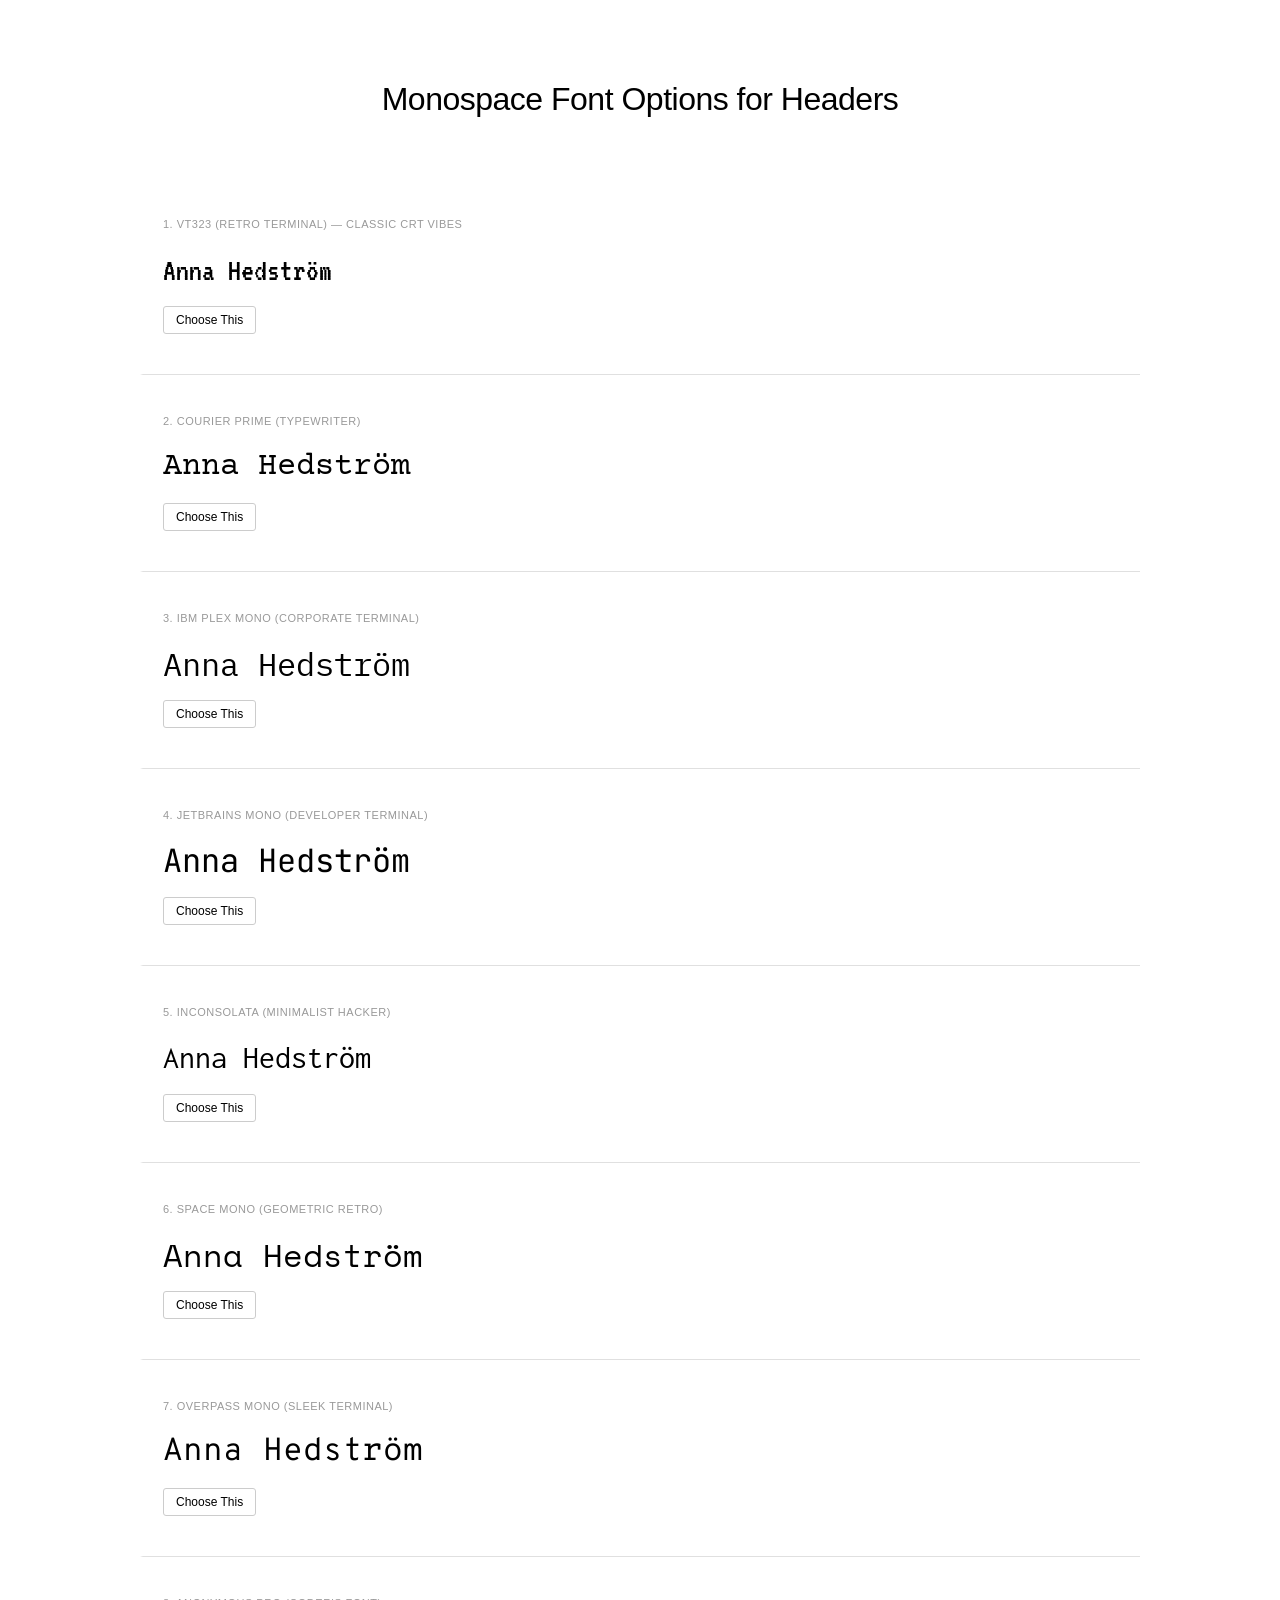
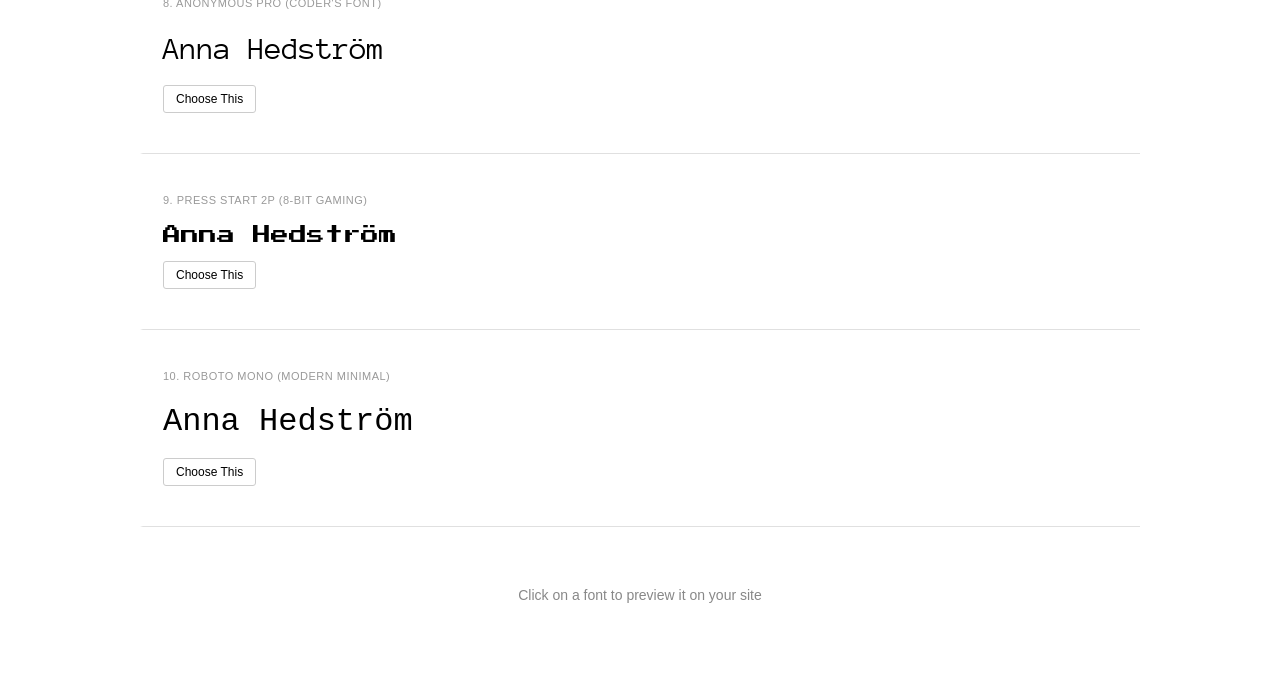
<file: font-options.html>
<!DOCTYPE html>
<html lang="en">
<head>
    <meta charset="UTF-8">
    <meta name="viewport" content="width=device-width, initial-scale=1.0">
    <title>Monospace Font Options</title>
    <link href="https://fonts.googleapis.com/css2?family=VT323&family=Press+Start+2P&family=Courier+Prime:wght@400;700&family=Space+Mono:wght@400;700&family=Inconsolata:wght@400;700&family=JetBrains+Mono:wght@400;700&family=IBM+Plex+Mono:wght@400;600;700&family=Courier+Prime:wght@400;700&family=Anonymous+Pro:wght@400;700&family=Overpass+Mono&display=swap" rel="stylesheet">
    <style>
        body {
            font-family: -apple-system, BlinkMacSystemFont, 'Segoe UI', sans-serif;
            background: #fff;
            padding: 60px 20px;
            max-width: 1000px;
            margin: 0 auto;
        }
        h1 {
            text-align: center;
            color: #000;
            margin-bottom: 60px;
            font-size: 32px;
            font-weight: 400;
            letter-spacing: -0.5px;
        }
        .font-option {
            background: transparent;
            padding: 40px 20px;
            margin-bottom: 0;
            border-bottom: 1px solid #e0e0e0;
            border-left: 3px solid transparent;
            border-radius: 0;
            cursor: pointer;
            transition: all 0.2s;
        }
        .font-option:hover {
            background: #f9f9f9;
            border-left-color: #999;
        }
        .font-option.selected {
            background: #f0f0f0;
            border-left-color: #000;
        }
        .font-option:last-child {
            border-bottom: none;
        }
        .font-name {
            font-size: 11px;
            color: #999;
            text-transform: uppercase;
            margin-bottom: 16px;
            font-weight: 500;
            letter-spacing: 0.5px;
        }
        .font-sample {
            font-size: 32px;
            line-height: 1.5;
            margin: 0 0 12px 0;
            color: #000;
        }
        .button {
            display: inline-block;
            padding: 6px 12px;
            border: 1px solid #ccc;
            background: white;
            cursor: pointer;
            border-radius: 3px;
            font-size: 12px;
            transition: all 0.2s;
        }
        .button:hover {
            background: #f0f0f0;
            border-color: #000;
        }
        .button-group {
            text-align: center;
            margin-top: 60px;
        }
        .success-message {
            display: none;
            text-align: center;
            color: #0a7;
            font-size: 14px;
            font-weight: 500;
            margin-top: 20px;
            padding: 20px;
            background: #f5fff9;
            border: 1px solid #ccc;
            border-radius: 4px;
        }
    </style>
</head>
<body>
    <h1>Monospace Font Options for Headers</h1>
    
    <div class="font-option" onclick="selectFont('VT323', 'VT323')">
        <div class="font-name">1. VT323 (retro terminal) — classic CRT vibes</div>
        <p class="font-sample" style="font-family: 'VT323', monospace;">Anna Hedström</p>
        <button class="button">Choose This</button>
    </div>

    <div class="font-option" onclick="selectFont('Courier Prime', 'Courier Prime')">
        <div class="font-name">2. Courier Prime (typewriter)</div>
        <p class="font-sample" style="font-family: 'Courier Prime', monospace;">Anna Hedström</p>
        <button class="button">Choose This</button>
    </div>

    <div class="font-option" onclick="selectFont('IBM Plex Mono', 'IBM Plex Mono')">
        <div class="font-name">3. IBM Plex Mono (corporate terminal)</div>
        <p class="font-sample" style="font-family: 'IBM Plex Mono', monospace;">Anna Hedström</p>
        <button class="button">Choose This</button>
    </div>

    <div class="font-option" onclick="selectFont('JetBrains Mono', 'JetBrains Mono')">
        <div class="font-name">4. JetBrains Mono (developer terminal)</div>
        <p class="font-sample" style="font-family: 'JetBrains Mono', monospace;">Anna Hedström</p>
        <button class="button">Choose This</button>
    </div>

    <div class="font-option" onclick="selectFont('Inconsolata', 'Inconsolata')">
        <div class="font-name">5. Inconsolata (minimalist hacker)</div>
        <p class="font-sample" style="font-family: 'Inconsolata', monospace;">Anna Hedström</p>
        <button class="button">Choose This</button>
    </div>

    <div class="font-option" onclick="selectFont('Space Mono', 'Space Mono')">
        <div class="font-name">6. Space Mono (geometric retro)</div>
        <p class="font-sample" style="font-family: 'Space Mono', monospace;">Anna Hedström</p>
        <button class="button">Choose This</button>
    </div>

    <div class="font-option" onclick="selectFont('Overpass Mono', 'Overpass Mono')">
        <div class="font-name">7. Overpass Mono (sleek terminal)</div>
        <p class="font-sample" style="font-family: 'Overpass Mono', monospace;">Anna Hedström</p>
        <button class="button">Choose This</button>
    </div>

    <div class="font-option" onclick="selectFont('Anonymous Pro', 'Anonymous Pro')">
        <div class="font-name">8. Anonymous Pro (coder's font)</div>
        <p class="font-sample" style="font-family: 'Anonymous Pro', monospace;">Anna Hedström</p>
        <button class="button">Choose This</button>
    </div>

    <div class="font-option" onclick="selectFont('Press Start 2P', 'Press Start 2P')">
        <div class="font-name">9. Press Start 2P (8-bit gaming)</div>
        <p class="font-sample" style="font-family: 'Press Start 2P', monospace; font-size: 18px;">Anna Hedström</p>
        <button class="button">Choose This</button>
    </div>

    <div class="font-option" onclick="selectFont('Roboto Mono', 'Roboto Mono')">
        <div class="font-name">10. Roboto Mono (modern minimal)</div>
        <p class="font-sample" style="font-family: 'Roboto Mono', monospace;">Anna Hedström</p>
        <button class="button">Choose This</button>
    </div>

    <div class="button-group">
        <p style="color: #888; font-size: 14px;">Click on a font to preview it on your site</p>
        <div class="success-message" id="successMessage">✓ Font updated! Visit <a href="/" style="color: #0a7;">the homepage</a> to see it live.</div>
    </div>

    <script>
        function selectFont(fontName, fontFamily) {
            // Store the selection
            localStorage.setItem('selectedFont', fontFamily);
            
            // Update UI to show selection
            document.querySelectorAll('.font-option').forEach(el => el.classList.remove('selected'));
            event.currentTarget.classList.add('selected');
            
            // Show the command to apply
            const command = `cd /Users/annahedstrom/Projects/annahedstroem.github.io && python3 update-font.py "${fontFamily}"`;
            const msg = document.getElementById('successMessage');
            msg.innerHTML = `
                <strong>✓ Selected: ${fontFamily}</strong><br>
                <span style="font-size: 12px; color: #666;">Run this command to apply it:</span><br>
                <code style="display: block; background: #f5f5f5; padding: 10px; margin: 10px 0; border-radius: 3px; word-break: break-all;">${command}</code>
                <button onclick="copyCommand('${command}')" style="padding: 6px 12px; margin-top: 8px; border: 1px solid #ccc; background: white; cursor: pointer; border-radius: 3px;">Copy Command</button>
            `;
            msg.style.display = 'block';
        }
        
        function copyCommand(cmd) {
            navigator.clipboard.writeText(cmd).then(() => {
                alert('Command copied! Paste it into your terminal.');
            });
        }
        
        // Load saved font on page load
        window.addEventListener('load', () => {
            const savedFont = localStorage.getItem('selectedFont');
            if (savedFont) {
                document.querySelectorAll('.font-option').forEach(el => {
                    if (el.textContent.includes(savedFont)) {
                        el.classList.add('selected');
                    }
                });
            }
        });
    </script>
</body>
</html>
</file>
<file: assets/style.css>
/* Minimal style inspired by lorenzkuhn.com (WordPress Cyanotype theme vibes) */
@import url('https://fonts.googleapis.com/css2?family=VT323&display=swap');
@import url('https://fonts.googleapis.com/css2?family=Inter:wght@400;600;700&family=Roboto+Mono:wght@400;500;700&display=swap');
:root{--bg:#ffffff;--text:#000000;--muted:#444;--link:#000;--border:#eaeaea}
*{box-sizing:border-box}
html,body{margin:0;padding:0;font-family:"Inter",system-ui,-apple-system,Segoe UI,Roboto,Helvetica,Arial,sans-serif;color:var(--text);background:var(--bg);line-height:1.7;font-size:14px}
.container{max-width:900px;margin:0 auto;padding:24px}
.site-header{padding:24px 0;border-bottom:1px solid var(--border)}
.site-title{font-size:28px;margin:0;font-family:"VT323",ui-monospace,"Cascadia Code","Source Code Pro",Menlo,Consolas,monospace;letter-spacing:3px;font-weight:400;line-height:1.8}
.site-title a{color:var(--text);text-decoration:none}
.social{display:flex;gap:12px;margin-top:8px}
.social a{color:var(--text);text-decoration:none}

.columns{display:flex;gap:24px;align-items:flex-start}
.column-left{flex:0 0 30%;max-width:30%}
.column-right{flex:1}
@media(max-width:800px){.columns{flex-direction:column}.column-left{flex:none;align-self:stretch;width:auto;max-width:380px}.column-right{max-width:100%}}

img.profile{display:block;width:100%;max-width:100%;height:auto;border-radius:4px}

h2{font-size:22px;margin:48px 0 14px;font-family:"VT323",ui-monospace,"Cascadia Code","Source Code Pro",Menlo,Consolas,monospace;letter-spacing:3px;font-weight:400;line-height:1.8}
a{color:var(--link)}
p{margin:0 0 14px}
ul{margin:0 0 14px;padding-left:20px}
.small{color:var(--muted);font-size:14px}
.site-footer{border-top:1px solid var(--border);margin-top:36px;padding:16px 0;color:var(--muted)}

/* Icons */
.icon{width:18px;height:18px;display:inline-block;vertical-align:text-bottom;fill:currentColor}

/* Publications */
.pub-year{font-size:18px;font-weight:600;margin:32px 0 20px;padding-bottom:12px;border-bottom:1px solid var(--border);font-family:"VT323",ui-monospace,"Cascadia Code","Source Code Pro",Menlo,Consolas,monospace;letter-spacing:2px}
.pub-item{margin:0 0 20px;border:none;border-radius:0;padding:0;overflow:visible;background:transparent}
.pub-item img{display:none}
.pub-title{font-weight:700;font-size:13px;margin:0 0 6px;font-family:inherit;letter-spacing:0}
.pub-title a{color:var(--text);text-decoration:underline}
.pub-authors{margin:0 0 6px;font-size:14px;line-height:1.5}
.pub-meta{color:var(--text);display:inline;font-size:14px}
.badge-teal{color:#118a8a;font-weight:700}
.pub-meta-toggle{display:none}

/* Buttons */
.btn-group{display:flex;gap:4px;flex-wrap:wrap;margin-top:8px;margin-left:0;vertical-align:baseline;align-items:center}
.btn{display:inline-block;padding:2px 6px;border:1px solid #000;border-radius:12px;background:transparent;color:#000;text-decoration:none;font-size:11px;line-height:1.3;height:20px;min-width:32px;text-align:center;white-space:nowrap}
.btn:hover{background:#f5f5f5}

/* BibTeX dropdown */
details.bibtex{display:inline-block}
details.bibtex summary{list-style:none;cursor:pointer;display:inline-block;padding:2px 6px;border:1px solid #000;border-radius:12px;font-size:11px;line-height:1.3;height:20px;min-width:32px;text-align:center;white-space:nowrap}
details.bibtex[open] summary{background:#f7f7f7}
details.bibtex pre{background:#fafafa;border:1px solid var(--border);padding:8px;margin-top:8px;white-space:pre-wrap;overflow:auto;font-size:11px;line-height:1.4;position:absolute;z-index:10;min-width:300px}

/* Animated Banner - Solaris Research style */
.banner{position:relative;width:auto;max-width:600px;margin:16px auto;background:#fff5f3;border:1px solid rgba(192,57,43,0.12);border-radius:12px;padding:14px 18px;overflow:hidden}
.banner::before{content:"";position:absolute;top:-50%;left:-50%;right:-50%;bottom:-50%;background:radial-gradient(70% 70% at 15% 50%,rgba(192,57,43,0.15),transparent 50%),radial-gradient(60% 60% at 85% 50%,rgba(192,57,43,0.1),transparent 50%);filter:blur(40px);z-index:0;pointer-events:none;animation:banner-wave 20s ease-in-out infinite}
@keyframes banner-wave{0%{transform:translate(0,0);opacity:0.8}25%{transform:translate(15px,-10px);opacity:1}50%{transform:translate(20px,0);opacity:0.85}75%{transform:translate(-15px,10px);opacity:1}100%{transform:translate(0,0);opacity:0.8}}
.banner-content{position:relative;z-index:1;display:block;font-size:13px;color:#111110;margin:0;padding:0}
.banner-text{display:block;line-height:1.5;white-space:normal}
.banner-text strong{font-weight:600}
.banner-text a{color:#c0392b;text-decoration:none;border-bottom:1px solid #c0392b;font-weight:500;transition:color 0.2s ease}
.banner-text a:hover{color:#a93226;border-bottom-color:#a93226}

/* Accessibility */
.sr-only{position:absolute;width:1px;height:1px;padding:0;margin:-1px;overflow:hidden;clip:rect(0,0,0,0);white-space:nowrap;border:0}


p.tight {
  margin-top: -0.3em; /* pulls it closer to the line above */
}

/* Fluid media. */
img,svg,video{max-width:100%;height:auto}

/* Make content images block-level and centered nicely. */
.pub-item img{display:block;max-width:66%;height:auto;margin:16px auto}
@media (max-width:600px){
  .pub-item img{max-width:88%!important}
}

/* Open-source tools row */
.tools-row{display:flex;gap:20px;margin:24px 0 14px;align-items:center;justify-content:center}
.tool-mini{flex:1;display:flex;align-items:center;justify-content:center;text-decoration:none;transition:opacity .15s ease;height:60px}
.tool-mini:hover{opacity:.7}
.tool-mini img,.tool-mini svg{max-width:100%;max-height:50px;object-fit:contain}

/* News entries */
.news-entry{margin:0 0 4px;line-height:1.5}
.news-entry strong{font-family:"VT323",ui-monospace,"Cascadia Code","Source Code Pro",Menlo,Consolas,monospace;font-weight:300;letter-spacing:1px;font-size:17px}

/* News show-more toggle */
details.news-more{margin-top:2px}
details.news-more summary{cursor:pointer;color:var(--muted);font-size:13px;list-style:none;padding:2px 0}
details.news-more summary::-webkit-details-marker{display:none}
details.news-more[open] summary{display:none}

/* Scroll-reveal entrance */
.reveal{opacity:0;transform:translateY(24px);transition:opacity 1.1s cubic-bezier(0.22,1,0.36,1) var(--d,0ms),transform 1.1s cubic-bezier(0.22,1,0.36,1) var(--d,0ms)}
.reveal--in{opacity:1;transform:none}
@media(prefers-reduced-motion:reduce){.reveal{opacity:1;transform:none;transition:none}}

/* Collapsible sections */
details.section-toggle{border:none;margin:32px 0 0}
details.section-toggle>summary{list-style:none;cursor:pointer;margin-bottom:16px}
details.section-toggle>summary::-webkit-details-marker{display:none}
details.section-toggle>summary h2{display:inline;margin:48px 0 14px}
details.section-toggle>summary h2::before{content:'▾ ';font-size:18px;color:#777;vertical-align:baseline}
details.section-toggle:not([open])>summary h2::before{content:'▸ '}
</file>
